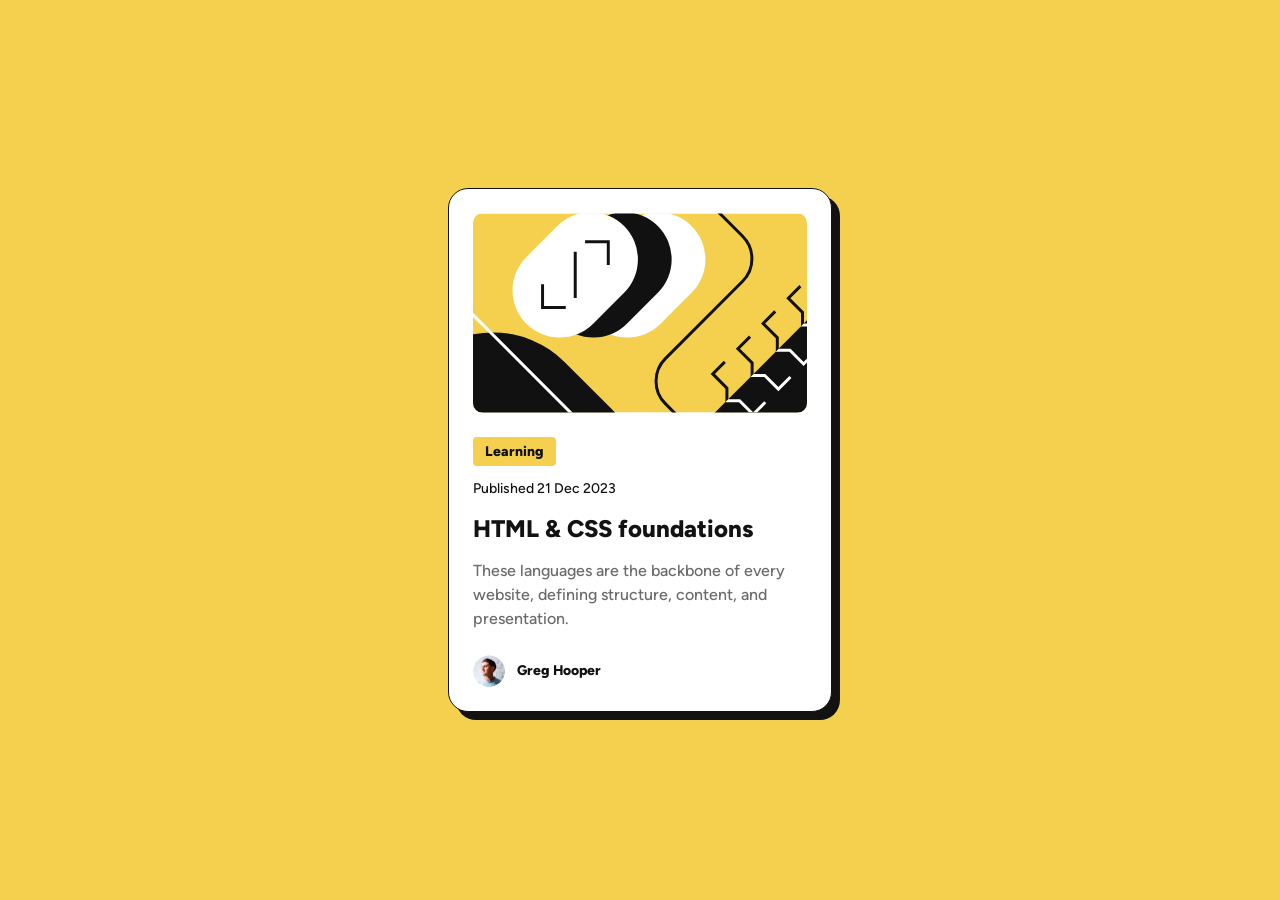
<file: blog-preview-card-main/index.html>
<!DOCTYPE html>
<html lang="en">
<head>
  <meta charset="UTF-8">
  <meta name="viewport" content="width=device-width, initial-scale=1.0"> <!-- displays site properly based on user's device -->

  <link rel="icon" type="image/png" sizes="32x32" href="./assets/images/favicon-32x32.png">
  
  <title>Frontend Mentor | Blog preview card</title>

  <link rel="stylesheet" href="./style.css">

</head>
<body>
  <article class="card">
    <img src="./assets/images/illustration-article.svg" alt="Course cover image" class="card-image-cover">
    <div class="card-content">
      <strong class="card-tag">Learning</strong>
      <p class="card-time">Published <time datetime="2023-12-21">21 Dec 2023</time></p>
      <h2 class="card-title">
        <a href="#">HTML & CSS foundations</a>
      </h2>
      <p class="card-description">These languages are the backbone of every website, defining structure, content, and presentation.</p>
    </div>
    
    <footer class="card-author">
      <img src="./assets/images/image-avatar.webp" alt="Author avatar image" class="card-image-author">
      <span class="card-author-name">Greg Hooper</span>
    </footer>
  </article>
</body>
</html>
</file>
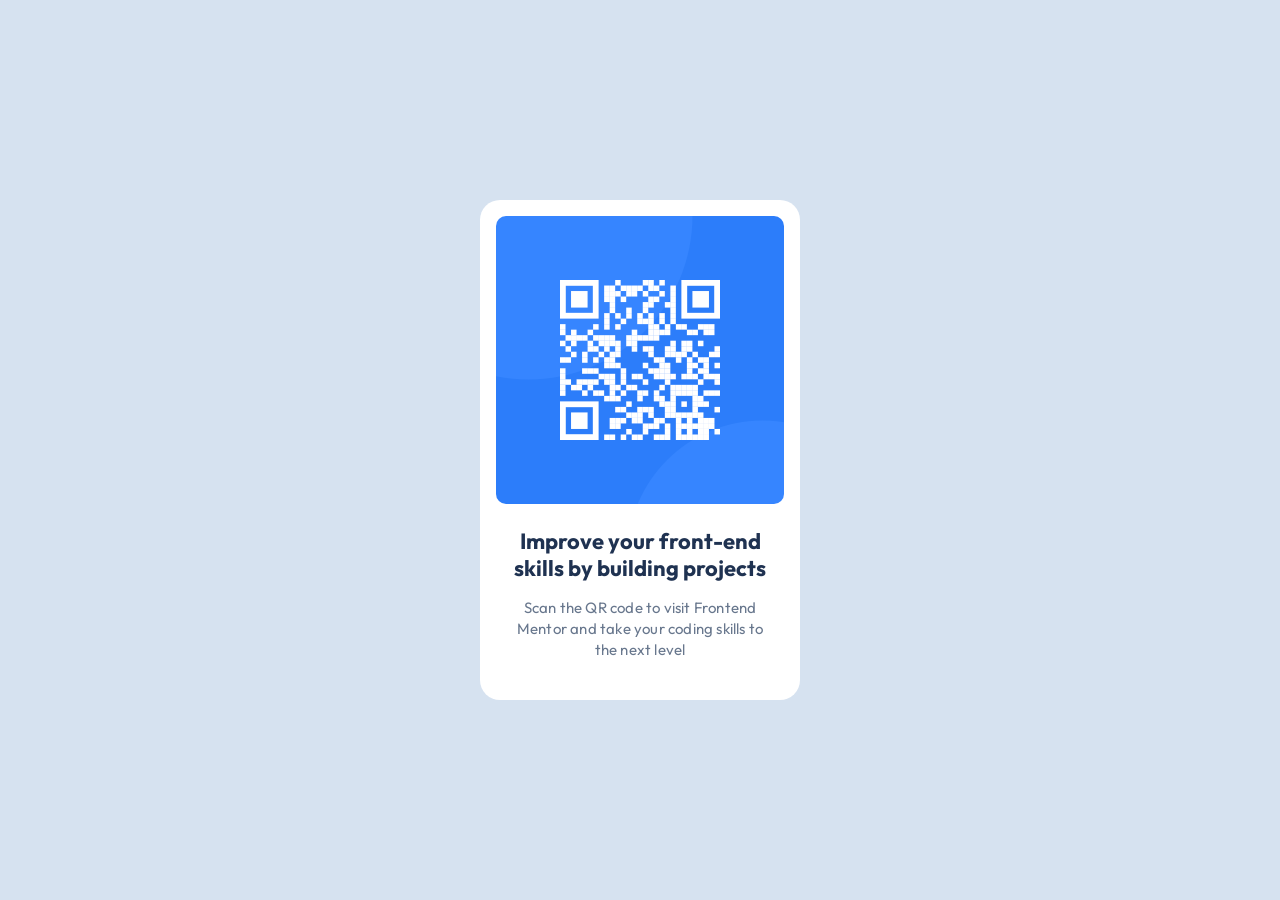
<file: qr-code-component-main/index.html>
<!DOCTYPE html>
<html lang="en">
<head>
  <meta charset="UTF-8">
  <meta name="viewport" content="width=device-width, initial-scale=1.0"> <!-- displays site properly based on user's device -->

  <link rel="icon" type="image/png" sizes="32x32" href="./images/favicon-32x32.png">
  
  <title>Frontend Mentor | QR code component</title>

  <link rel="stylesheet" href="style.css">
</head>
<body>

  <main class="card-container">
    <img src="images/image-qr-code.png" class="card-img" alt="QR Code" />
    <div class="text-content">
      <h1>Improve your front-end skills by building projects</h1>
      <p>Scan the QR code to visit Frontend Mentor and take your coding skills to the next level</p>
    </div>
  </main>
  
</body>
</html>
</file>
<file: blog-preview-card-main/style.css>
@font-face {
    font-family: 'Figtree';
    src: url('./assets/fonts/Figtree-VariableFont_wght.ttf') format('truetype-variations');
    font-weight: 100 900;
    font-style: normal;
    font-display: swap;
}

* {
    box-sizing: border-box;
    margin: 0;
    padding: 0;   
}

body {
    min-height: 100vh;

    display: flex;
    justify-content: center;
    align-items: center;

    background-color: hsl(47, 88%, 63%);
    font-family: 'Figtree', sans-serif;
    line-height: 1.5;
}

.card {
    max-width: 327px;
    padding: 24px 24px;

    display: flex;
    flex-direction: column;
    align-items: stretch;
    gap: 24px;

    background-color: white;

    border: 1px solid hsl(0, 0%, 7%);
    border-radius: 20px;

    box-shadow: 8px 8px 0px 0px hsl(0, 0%, 7%);
}

@media (min-width: 768px) {
    .card {
        max-width: 384px;
    }
}

.card-image-cover {
    border-radius: 10px;
}

.card-content {
    display: flex;
    flex-direction: column;
    align-items: flex-start;
    gap: 12px;
}

.card-tag {
    padding: 4px 12px;

    background-color: hsl(47, 88%, 63%);
    border-radius: 4px;

    font-weight: 800;
    font-size: 12px;
    color: hsl(0, 0%, 7%);
}

@media (min-width: 768px) {
    .card-tag {
        font-size: 14px;
    }
}

.card-time {
    font-weight: 500;
    font-size: 12px;
    color: hsl(0, 0%, 7%);
}

@media (min-width: 768px) {
    .card-time {
        font-size: 14px;
    }
}

.card-title {
    font-weight: 800;
    font-size: 20px;
    color: hsl(0, 0%, 7%);
}

.card-title a {
    text-decoration: none;
    color: inherit;
    transition: color 0.15s ease-in-out;
}

.card-title a:hover {
    color: hsl(47, 88%, 63%);
}

@media (min-width: 768px) {
    .card-title {
        font-size: 24px;
    }
}

.card-description {
    font-weight: 500;
    font-size: 14px;
    color: hsl(0, 0%, 42%);
}

@media (min-width: 768px) {
    .card-description {
        font-size: 16px;
    }
}

.card-author {
    display: flex;
    flex-direction: row;
    align-items: center;
    gap: 12px;
}

.card-image-author {
    width: 32px;
    height: 32px;

    border-radius: 50%;
    object-fit: cover;
}

.card-author-name {
    font-weight: 800;
    font-size: 14px;
    color: hsl(0, 0%, 7%);
}
</file>
<file: qr-code-component-main/style.css>
@import url('https://fonts.googleapis.com/css2?family=Outfit:wght@400;700&display=swap');

* {
    box-sizing: border-box;
    margin: 0;
    padding: 0;
}

body {
    font-family: "Outfit";
    background-color: hsl(212, 45%, 89%);

    display: flex;
    justify-content: center;
    align-items: center;

    min-height: 100vh;
}

.card-container {
    display: flex;
    flex-direction: column;
    align-items: stretch;
    gap: 24px;

    background-color: white;
    width: min(90%, 320px);
    padding: 16px 16px 40px 16px;
    border-radius: 20px;
    text-align: center;
}

.card-img {
    width: 100%;
    display: block;
    border-radius: 10px;
}

.text-content {
    display: flex;
    flex-direction: column;
    gap: 16px;

    padding: 0 16px;
}

h1 {
    color: hsl(218, 44%, 22%);
    font-size: 22px;
    font-weight: 700;
    line-height: 1.2;
}

p {
    color: hsl(216, 15%, 48%);
    font-size: 15px;
    font-weight: 400;
    line-height: 1.4;
    letter-spacing: 0.2px;
}
</file>
